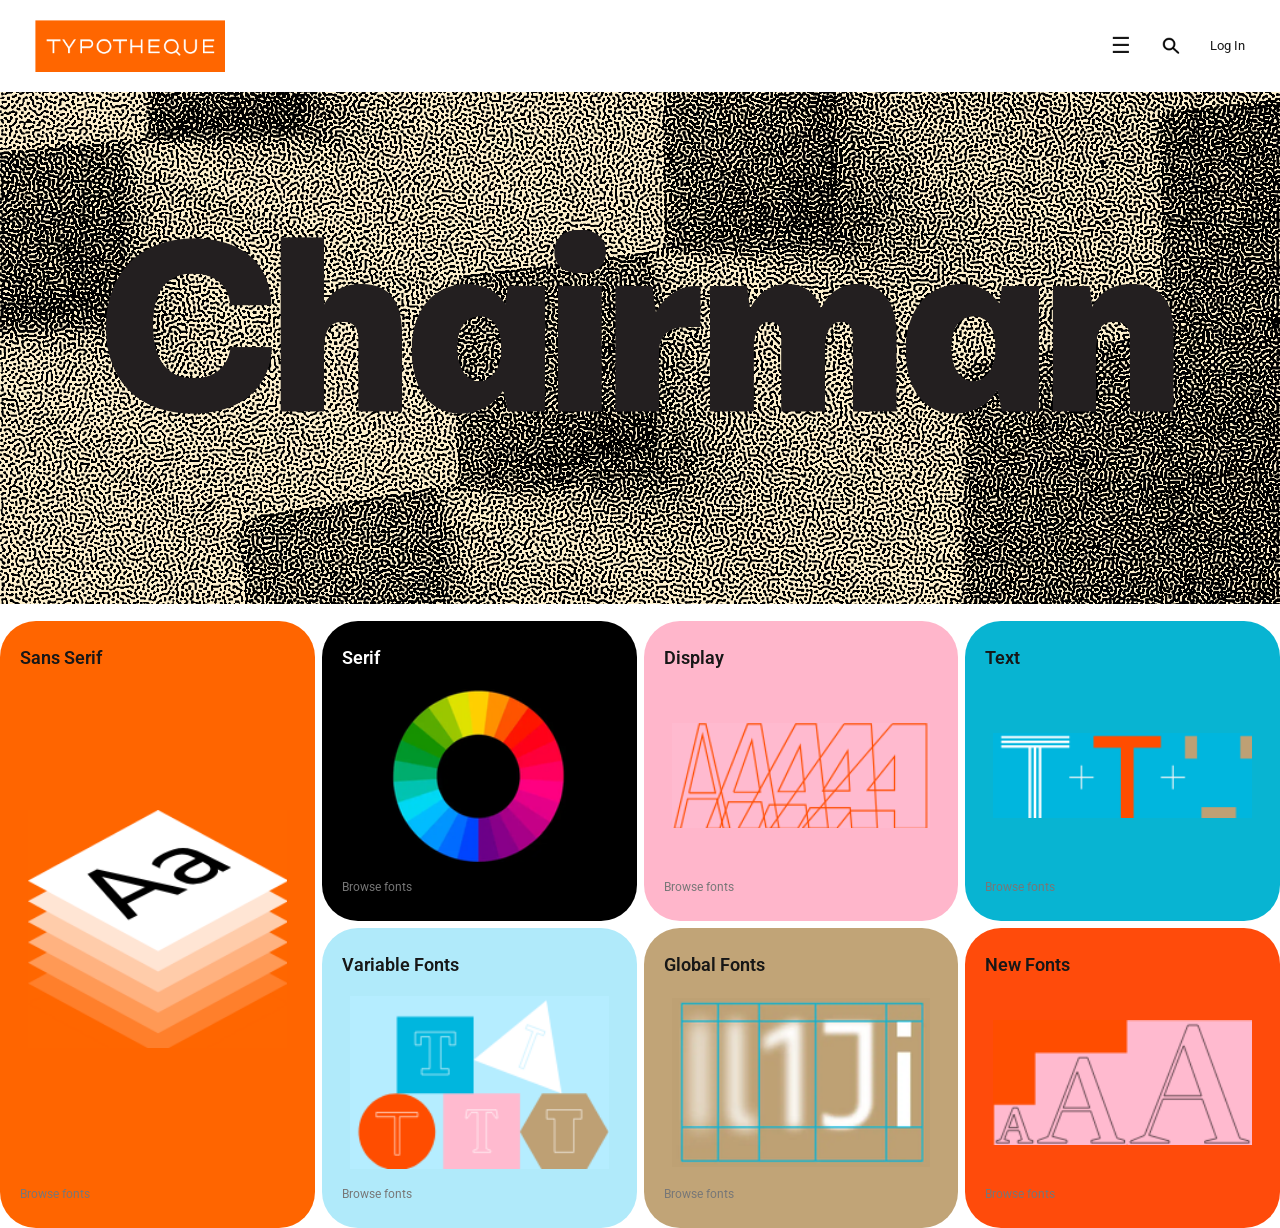
<file: index.html>
<!DOCTYPE html>
<html lang="en">
<head>
    <meta charset="UTF-8">
    <meta name="viewport" content="width=device-width, initial-scale=1.0">

    <title>Prosite — Typography</title>

    <link rel="stylesheet" href="style.css">

    <link rel="preconnect" href="https://fonts.googleapis.com">
    <link rel="preconnect" href="https://fonts.gstatic.com" crossorigin>

    <link href="https://fonts.googleapis.com/css2?family=Merriweather+Sans:wght@300;400;500;600;700&family=Roboto:wght@300;400;500;700&display=swap" rel="stylesheet">
</head>

<body>

    <!-- HEADER -->
    <header class="flex-header">

      <img
        class="flex-header-logo"
        src="foto's prosite/logo.png"
        alt="Prosite logo"
    >

    <div class="header-right">

        <div class="flex-header-hamburger">
            <span>☰</span>
        </div>

        <img
            class="flex-header-seek"
            src="foto's prosite/seek.png"
            alt="Zoeken"
        >

        <div class="flex-header-login">
            Log In
        </div>

    </div>

    </header>


    <!-- SLIDER -->
    <section class="hero">

        <img
            class="slider"
            src="foto's prosite/slider1.png"
            alt="Typografische presentatie"
        >

    </section>


    <!-- FONT GRID -->
    <main class="main">

        <section class="grid" aria-label="Fontcategorieën">

    <!-- 1. SANS SERIF -->
    <div class="grid-item-1">
        <p class="top">Sans Serif</p>
        <img
            src="foto's prosite/grid1.png"
            alt="Sans serif lettertypen"
        >
        <p class="bottom">Browse fonts</p>
    </div>

    <!-- 2. SERIF -->
    <div class="grid-item-2">
        <p class="top">Serif</p>
        <img
            src="foto's prosite/grid2.png"
            alt="Kleurenwiel"
        >
        <p class="bottom">Browse fonts</p>
    </div>

    <!-- 3. DISPLAY -->
    <div class="grid-item-3">
        <p class="top">Display</p>
        <img
            src="foto's prosite/grid4.png"
            alt="Typografische vormen"
        >
        <p class="bottom">Browse fonts</p>
    </div>

    <!-- 4. TEXT -->
    <div class="grid-item-4">
        <p class="top">Text</p>
        <img
            src="foto's prosite/grid6.png"
            alt="Outlineletters"
        >
        <p class="bottom">Browse fonts</p>
    </div>

    <!-- 5. VARIABLE FONTS -->
    <div class="grid-item-5">
        <p class="top">Variable Fonts</p>
        <img
            src="foto's prosite/grid3.png"
            alt="Variabele lettertypen in een raster"
        >
        <p class="bottom">Browse fonts</p>
    </div>

    <!-- 6. GLOBAL FONTS -->
    <div class="grid-item-6">
        <p class="top">Global Fonts</p>
        <img
            src="foto's prosite/grid5.png"
            alt="Typografie in verschillende stijlen"
        >
        <p class="bottom">Browse fonts</p>
    </div>

    <!-- 7. NEW FONTS -->
    <div class="grid-item-7">
        <p class="top">New Fonts</p>
        <img
            src="foto's prosite/grid7.png"
            alt="Nieuwe lettertypen"
        >
        <p class="bottom">Browse fonts</p>
    </div>

</section>

    </main>

</body>
</html>
</file>
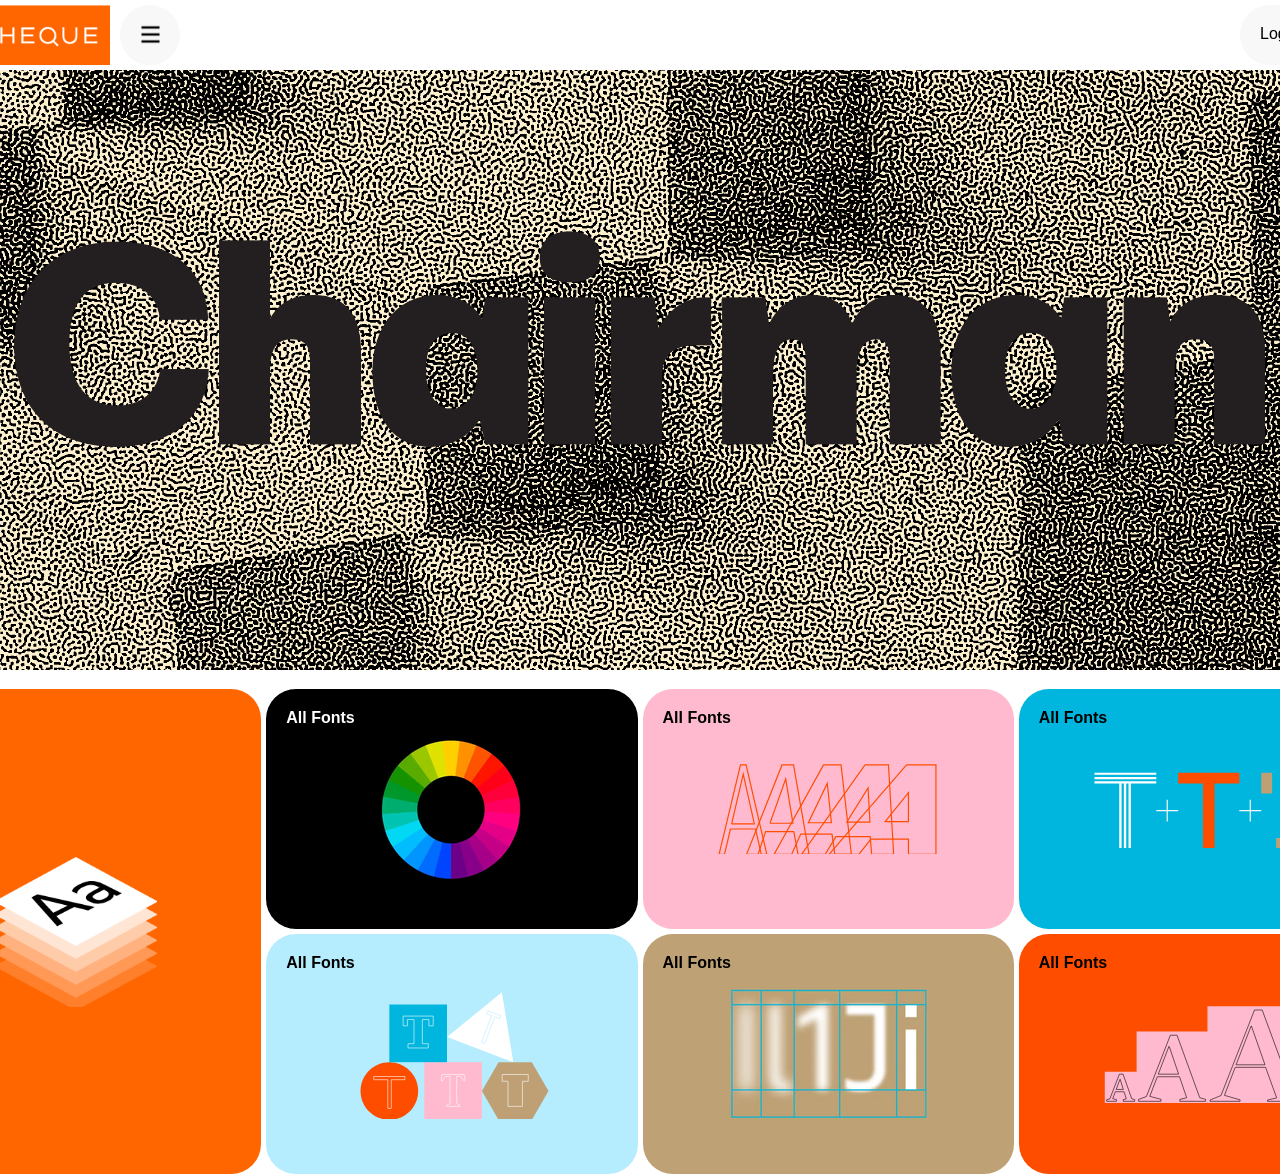
<file: foto's prosite/Prosite.html>
<!DOCTYPE html>
<!-- saved from url=(0044)https://svennos-de-mannos.github.io/ct-ch-2/ -->
<html data-qb-installed="true"><head><meta http-equiv="Content-Type" content="text/html; charset=UTF-8">
    <meta name="viewport" content="width=device-width">
   <title>Prosite</title>
   <link href="./Prosite_files/style.css" rel="stylesheet" type="text/css">
   <link rel="preconnect" href="https://fonts.googleapis.com/">
    <link rel="preconnect" href="https://fonts.gstatic.com/" crossorigin="">
    <link href="./Prosite_files/css2" rel="stylesheet">
<style></style></head>
<body>

    <header class="flex-header">
        <img class="flex-header-logo " src="./Prosite_files/logo.png" width="220px">
        <div class="flex-header-hamburger item"><span>III</span></div>
        <img class="flex-header-seek" src="./Prosite_files/seek.png" width="30px">
        <div class="flex-header-login item">Log In</div>
        
    </header>
    <img class="slider" src="./Prosite_files/slider1.png" width="1500px">

    <div class="main">
    <div class="grid">
        <div class="grid-item-1">
            <p class="top">All Fonts</p>
            <img src="./Prosite_files/grid1.png">
            <p class="bottom">Browse</p>
        </div>
        <div class="grid-item-2">
            <p class="top">All Fonts</p>
            <img src="./Prosite_files/grid2.png">
            <p class="bottom">Browse</p>
        </div>
        <div class="grid-item-3">
            <p class="top">All Fonts</p>
            <img src="./Prosite_files/grid3.png">
            <p class="bottom">Browse</p></div>
        <div class="grid-item-4">
            <p class="top">All Fonts</p>
            <img src="./Prosite_files/grid4.png">
            <p class="bottom">Browse</p></div>
        <div class="grid-item-5">
            <p class="top">All Fonts</p>
            <img src="./Prosite_files/grid5.png">
            <p class="bottom">Browse</p></div>
        <div class="grid-item-6">
            <p class="top">All Fonts</p>
            <img src="./Prosite_files/grid6.png">
            <p class="bottom">Browse</p></div>
        <div class="grid-item-7">
            <p class="top">All Fonts</p>
            <img src="./Prosite_files/grid7.png">
            <p class="bottom">Browse</p></div>
    </div> 
    </div>

</body></html>
</file>
<file: style.css>
/* =========================
   ALGEMENE INSTELLINGEN
========================= */

* {
    box-sizing: border-box;
}

html {
    scroll-behavior: smooth;
}

body {
    margin: 0;
    background-color: #ffffff;
    color: #171717;
    font-family: "Roboto", sans-serif;
    font-weight: 400;
}

img {
    display: block;
    max-width: 100%;
}


/* =========================
   HEADER
========================= */

.flex-header {
    width: 100%;
    min-height: 85px;
    padding: 20px 35px;
    display: flex;
    align-items: center;
    justify-content: space-between;
    gap: 28px;
    background-color: #ffffff;
}

.flex-header-logo {
    width: 190px;
    height: auto;
    object-fit: contain;
}

.header-right {
    display: flex;
    align-items: center;
    justify-content: flex-end;
    gap: 28px;
}

.flex-header-hamburger {
    display: flex;
    align-items: center;
    justify-content: center;
    font-size: 22px;
    font-weight: 300;
    cursor: pointer;
}

.flex-header-seek {
    width: 23px;
    height: 23px;
    object-fit: contain;
}

.flex-header-login {
    font-size: 13px;
    font-weight: 400;
    white-space: nowrap;
    cursor: pointer;
}


/* =========================
   SLIDER
========================= */

.hero {
    width: 100%;
    margin: 0;
    padding: 0;
    overflow: hidden;
}

.slider {
    display: block;
    width: 100%;
    height: auto;
    object-fit: cover;
}


/* =========================
   HOOFDINHOUD
========================= */

.main {
    width: 100%;
    max-width: none;
    margin: 0;
    padding: 17px 0 0;
}


/* =========================
   GRID
========================= */

.grid {
    display: grid;
    width: 100%;

    /* Vier kolommen */
    grid-template-columns: repeat(4, minmax(0, 1fr));

    /* Twee rijen */
    grid-template-rows: 300px 300px;

    gap: 7px;
}

.grid > div {
    min-width: 0;
    min-height: 0;

    display: flex;
    flex-direction: column;

    position: relative;
    overflow: hidden;

    /* Afgeronde hoeken */
    border-radius: 36px;

    /* Ruimte binnen elk vak */
    padding: 25px 20px;
}


/* =========================
   GRID-INDELING
========================= */

/* Groot oranje vak links */
.grid-item-1 {
    background-color: #ff6500;
    grid-column: 1;
    grid-row: 1 / 3;
}

/* Zwart vak */
.grid-item-2 {
    background-color: #000000;
    color: #ffffff;
}

/* Roze vak */
.grid-item-3 {
    background-color: #ffb6cb;
}

/* Turquoise vak */
.grid-item-4 {
    background-color: #08b4d2;
}

/* Lichtblauw vak */
.grid-item-5 {
    background-color: #b0eafa;
}

/* Beige vak */
.grid-item-6 {
    background-color: #c1a477;
}

/* Oranje-rood vak */
.grid-item-7 {
    background-color: #ff4b0b;
}


/* =========================
   AFBEELDINGEN IN HET GRID
========================= */

.grid img {
    display: block;

    width: 100%;
    flex: 1;
    min-height: 0;

    object-fit: contain;
    padding: 8px;
}


/* =========================
   TEKST BOVEN AFBEELDING
========================= */

.top {
    margin: 0 0 12px;

    font-family: "Roboto", sans-serif;
    font-size: 18px;
    font-weight: 600;
    line-height: 1.3;

    flex-shrink: 0;
}


/* =========================
   TEKST ONDER AFBEELDING
========================= */

.bottom {
    margin: 8px 0 0;

    color: #777777;
    font-family: "Roboto", sans-serif;
    font-size: 12px;
    font-weight: 400;
    line-height: 1.5;

    flex-shrink: 0;
}


/* =========================
   HOVER-EFFECT
========================= */

.grid img {
    transition: opacity 0.25s ease;
}

.grid > div:hover img {
    opacity: 0.85;
}


/* =========================
   TABLET
========================= */

@media (max-width: 900px) {

    .flex-header {
        min-height: 75px;
        padding: 18px 22px;
    }

    .flex-header-logo {
        width: 165px;
    }

    .header-right {
        gap: 20px;
    }

    .main {
        padding-top: 12px;
    }

    .grid {
        grid-template-columns: repeat(2, minmax(0, 1fr));
        grid-template-rows: repeat(4, 240px);
        gap: 7px;
    }

    .grid-item-1 {
        grid-column: 1;
        grid-row: 1 / 3;
    }

    .grid > div {
        border-radius: 25px;
        padding: 18px 15px;
    }

    .top {
        font-size: 15px;
    }
}


/* =========================
   MOBIEL
========================= */

@media (max-width: 560px) {

    .flex-header {
        min-height: 65px;
        padding: 15px 16px;
        gap: 12px;
    }

    .flex-header-logo {
        width: 135px;
    }

    .header-right {
        gap: 16px;
    }

    .flex-header-hamburger {
        font-size: 19px;
    }

    .flex-header-seek {
        width: 19px;
        height: 19px;
    }

    .flex-header-login {
        font-size: 12px;
    }

    .main {
        padding-top: 10px;
    }

    .grid {
        grid-template-columns: repeat(2, minmax(0, 1fr));
        grid-template-rows: 300px repeat(3, 200px);
        gap: 6px;
    }

    /* Bovenaan een breed vak */
    .grid-item-1 {
        grid-column: 1 / 3;
        grid-row: auto;
    }

    .grid > div {
        border-radius: 22px;
        padding: 15px 12px;
    }

    .top {
        font-size: 13px;
        margin-bottom: 8px;
    }

    .bottom {
        font-size: 11px;
    }

    .grid img {
        padding: 5px;
    }
}


/* =========================
   HEEL KLEINE SCHERMEN
========================= */

@media (max-width: 360px) {

    .flex-header {
        padding-right: 12px;
        padding-left: 12px;
    }

    .flex-header-logo {
        width: 115px;
    }

    .header-right {
        gap: 11px;
    }

    .grid {
        grid-template-rows: 260px repeat(3, 170px);
    }

    .grid > div {
        border-radius: 18px;
        padding: 12px 10px;
    }

    .top {
        font-size: 12px;
    }
}
</file>
<file: foto's prosite/Prosite_files/style.css>
body {
  margin: 0;
  padding: 0;
  font-family: "Roboto", sans-serif;
}

.flex-header {
  background-color: rgba(255, 255, 255, 0.8);
  position: fixed;
  width: 1500px;
  margin-left: calc(50vw - 750px);
  padding-top: 5px;
  padding-bottom: 5px;
}
.flex-header-logo {
  margin: 0 5px;
  float: left;
  margin-left: 0;
}
.flex-header-hamburger {
  float: left;
  background-color: #f8f8f8;
  border-radius: 100%;
  width: 30px;
  height: 30px;
  padding: 15px;
  text-align: center;
}
.flex-header-hamburger span {
  transform: rotate(90deg);
  display: block;
  font-size: 25px;
}
.flex-header-login {
  float: right;
  height: 30px;
  padding: 15px 20px;
  background: #f8f8f8;
  border-radius: 120px;
  line-height: 27px;
}
.flex-header-seek {
  padding: 15px;
  background: #f8f8f8;
  border-radius: 100%;
  float: right;
}
.flex-header .item {
  margin: 0px 5px;
}

.slider {
  margin-left: calc(50vw - 750px);
  margin-top: 70px;
}

.main {
  width: 1500px;
  margin-left: calc(50vw - 750px);
  margin-top: 15px;
}

.grid {
  display: grid;
  grid-template-columns: repeat(4, 1fr);
  grid-template-rows: repeat(2, 1fr);
  grid-column-gap: 5px;
  grid-row-gap: 5px;
}
.grid-item-1 {
  grid-area: 1/1/3/2;
  height: 445px;
  background-color: #ff6600;
  text-align: center;
  border-radius: 30px;
  padding: 20px;
}
.grid-item-2 {
  grid-area: 1/2/2/3;
  background-color: black;
  color: white;
}
.grid-item-3 {
  grid-area: 2/2/3/3;
  background-color: #b5edff;
}
.grid-item-4 {
  grid-area: 1/3/2/4;
  background-color: #ffbacf;
}
.grid-item-5 {
  grid-area: 2/3/3/4;
  background-color: #bea174;
}
.grid-item-6 {
  grid-area: 1/4/2/5;
  background-color: #00b6de;
}
.grid-item-7 {
  grid-area: 2/4/3/5;
  background-color: #ff4d00;
}
.grid-item-2, .grid-item-3, .grid-item-4, .grid-item-5, .grid-item-6, .grid-item-7 {
  height: 200px;
  padding: 20px;
  border-radius: 30px;
}
.grid-item-1, .grid-item-2, .grid-item-3, .grid-item-4, .grid-item-5, .grid-item-6, .grid-item-7 {
  display: flex;
  flex-direction: column;
  justify-content: space-between;
}
.grid-item-1 img, .grid-item-2 img, .grid-item-3 img, .grid-item-4 img, .grid-item-5 img, .grid-item-6 img, .grid-item-7 img {
  max-height: 150px;
  margin: 0 auto;
}
.grid-item-1 p, .grid-item-2 p, .grid-item-3 p, .grid-item-4 p, .grid-item-5 p, .grid-item-6 p, .grid-item-7 p {
  margin: 0;
  font-weight: bold;
}
.grid-item-1 .top, .grid-item-2 .top, .grid-item-3 .top, .grid-item-4 .top, .grid-item-5 .top, .grid-item-6 .top, .grid-item-7 .top {
  text-align: left;
}
.grid-item-1 .bottom, .grid-item-2 .bottom, .grid-item-3 .bottom, .grid-item-4 .bottom, .grid-item-5 .bottom, .grid-item-6 .bottom, .grid-item-7 .bottom {
  text-align: right;
  opacity: 0;
}
.grid-item-1:hover .bottom, .grid-item-2:hover .bottom, .grid-item-3:hover .bottom, .grid-item-4:hover .bottom, .grid-item-5:hover .bottom, .grid-item-6:hover .bottom, .grid-item-7:hover .bottom {
  opacity: 100;
}/*# sourceMappingURL=style.css.map */
</file>
